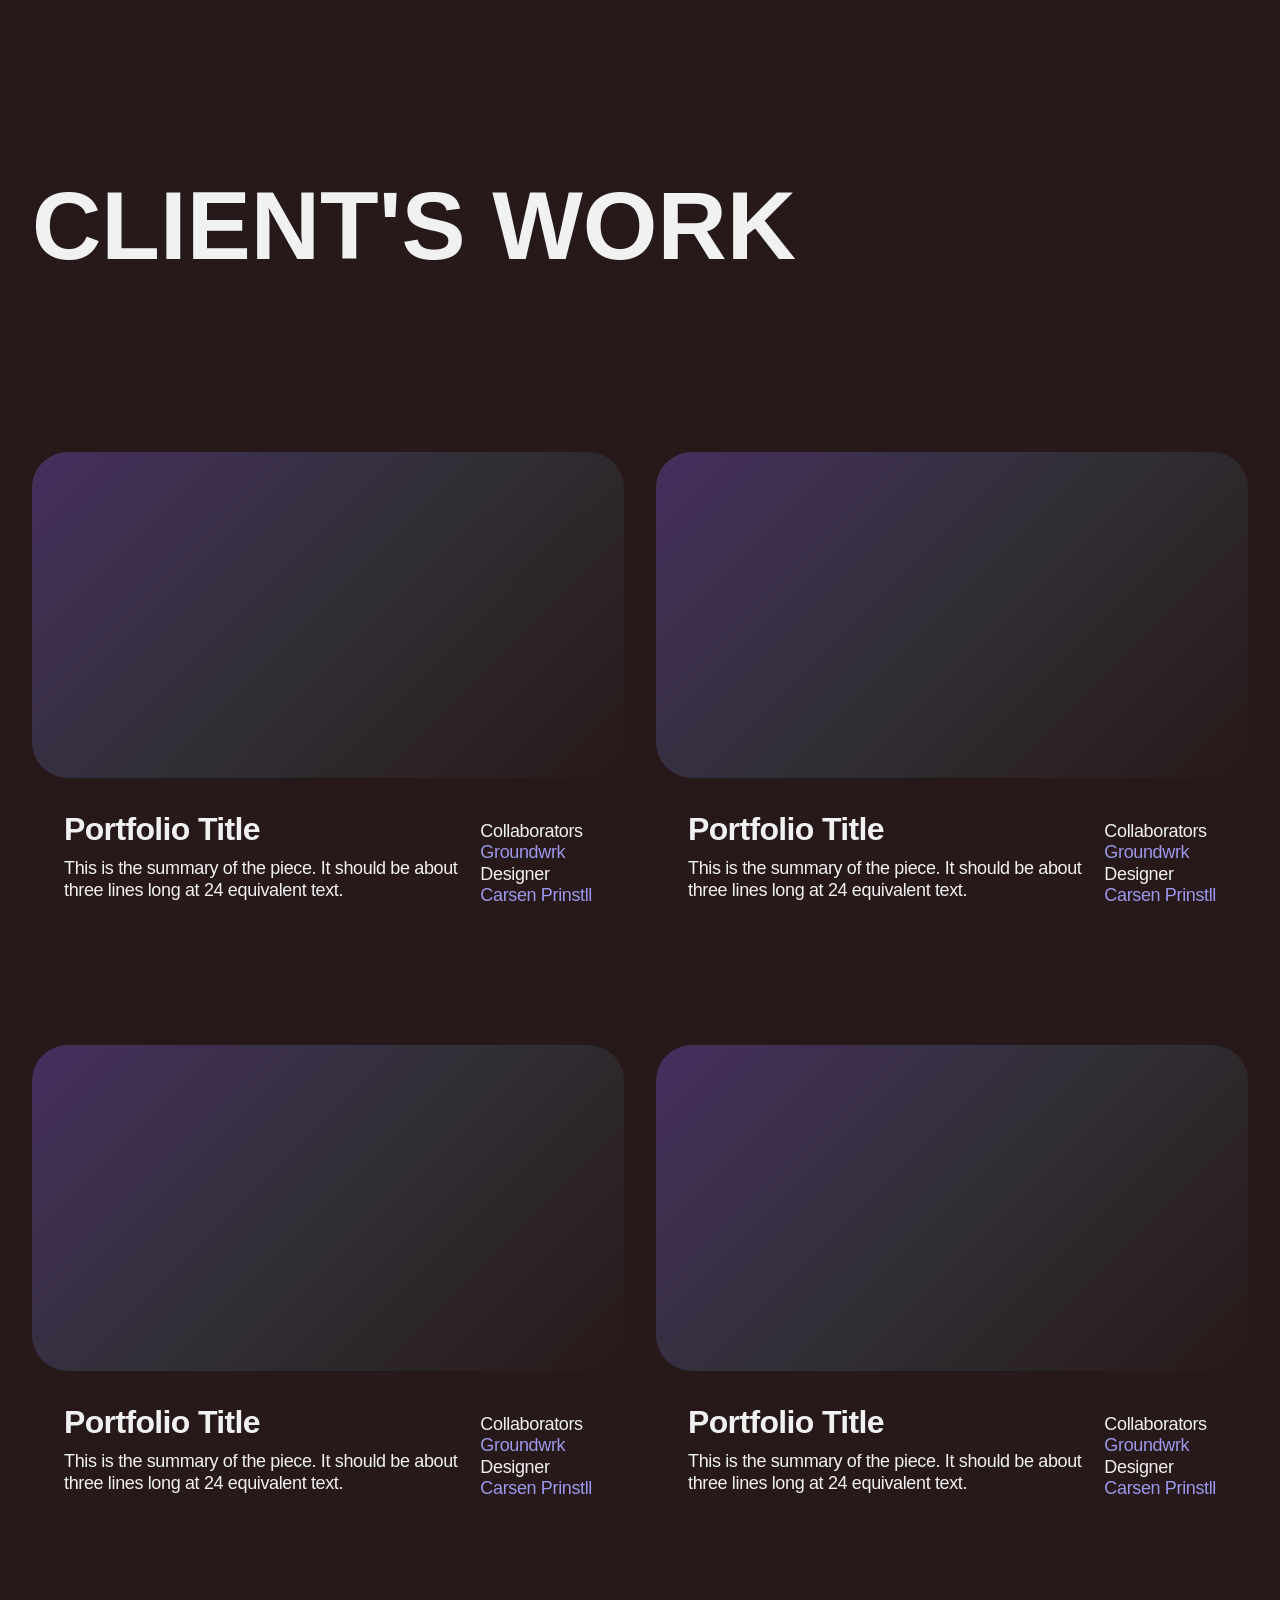
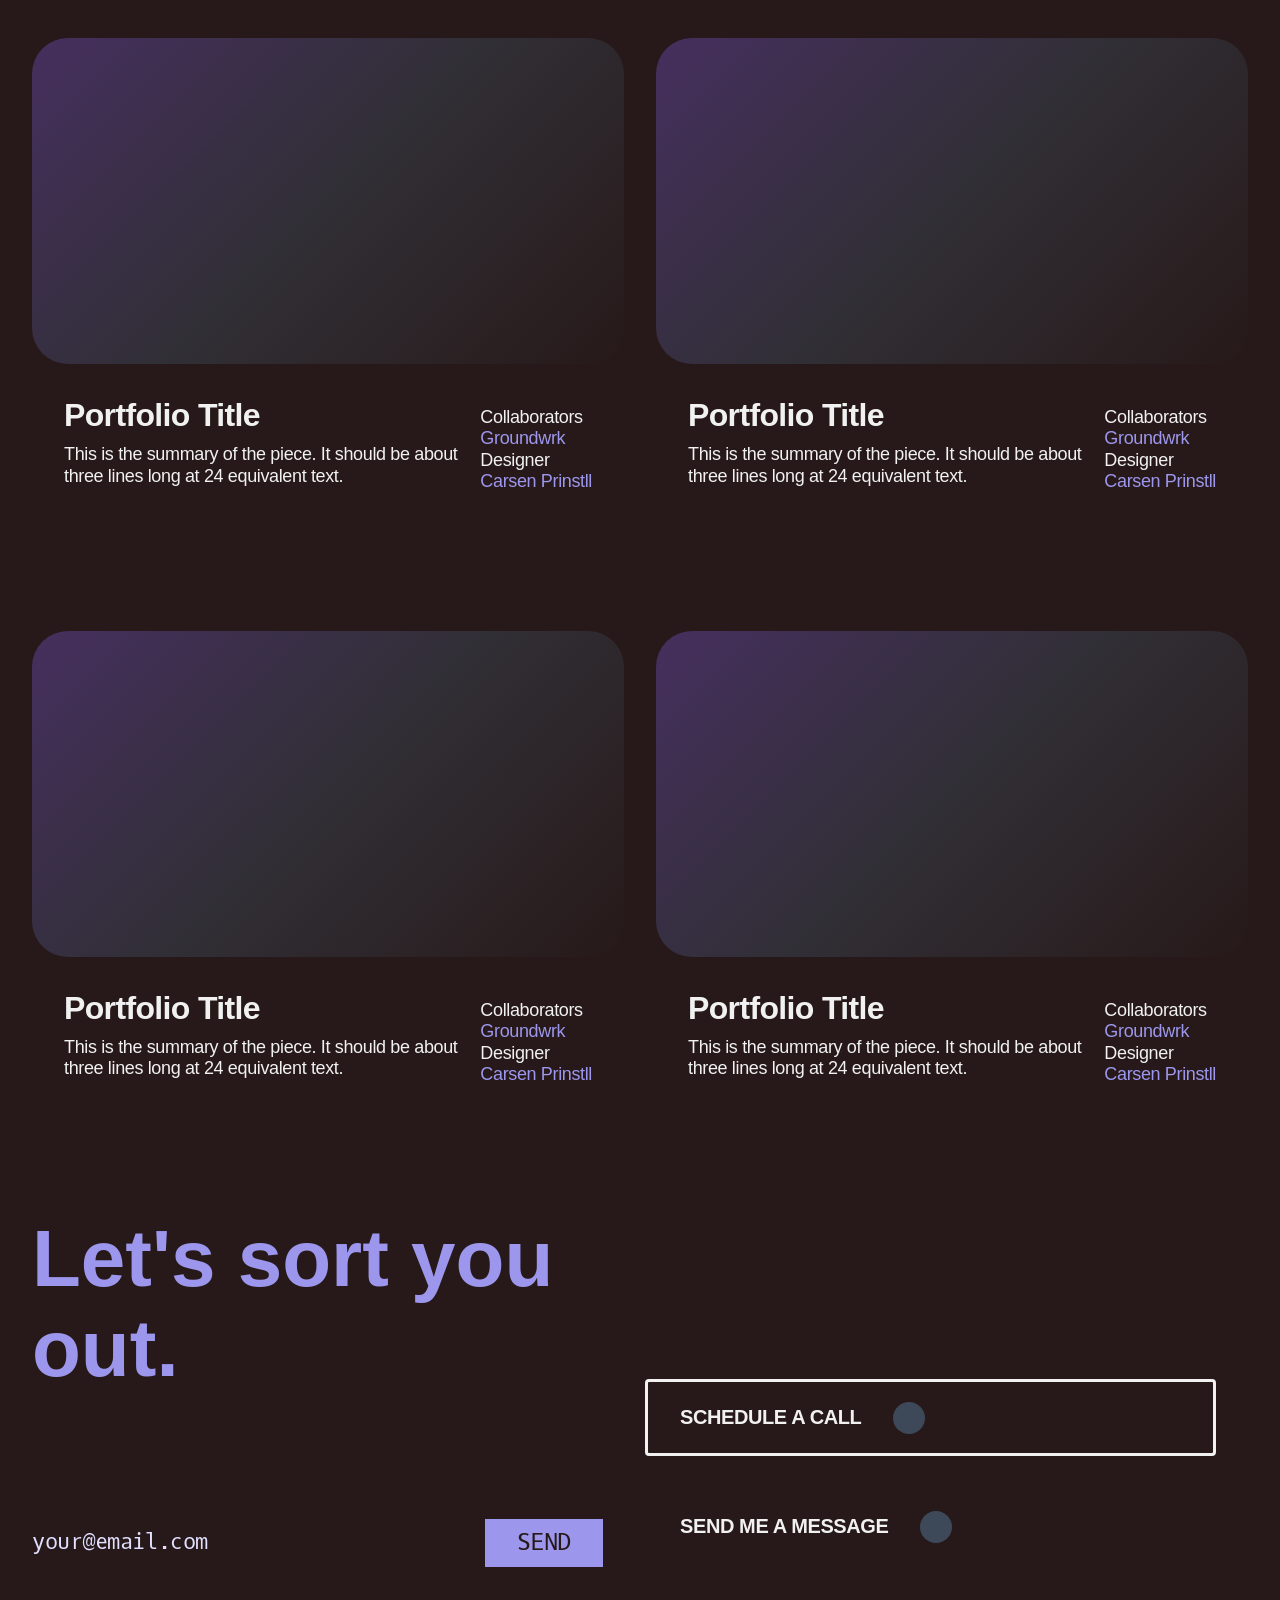
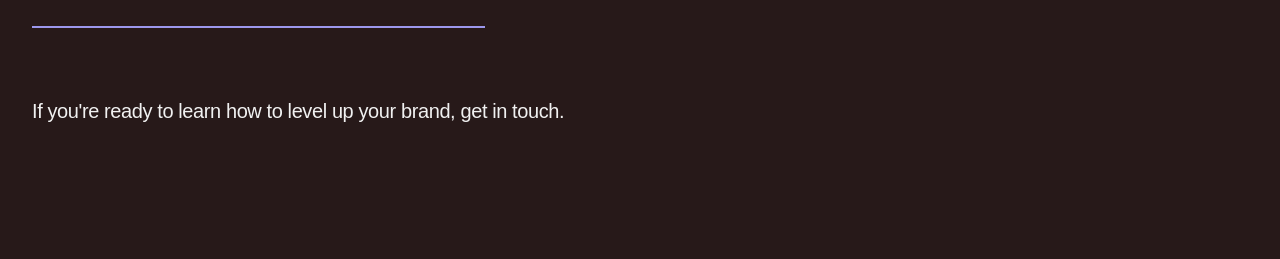
<file: index.html>
<!DOCTYPE html>
<html lang="en">
<head>
  <meta charset="UTF-8">
  <meta name="viewport" content="width=device-width, initial-scale=1.0">
  <title>Client's Work — Portfolio</title>
  <link rel="stylesheet" href="styles.css">
  <link rel="preconnect" href="https://fonts.googleapis.com">
  <link rel="preconnect" href="https://fonts.gstatic.com" crossorigin>
  <link href="https://fonts.googleapis.com/css2?family=Oxygen+Mono&display=swap" rel="stylesheet">
</head>
<body>

  <div class="page-wrapper">

    <!-- Hero -->
    <section class="section_hero">
      <div class="padding-global">
        <div class="container-large">
          <div class="padding-section-large">
            <div class="hero_component">
              <div class="hero_heading-wrapper">
                <h1 class="heading-style-h1">CLIENT'S WORK</h1>
              </div>
            </div>
          </div>
        </div>
      </div>
    </section>

    <!-- Portfolio -->
    <section class="section_portfolio">
      <div class="padding-global">
        <div class="container-large">
          <div class="portfolio_component">
          <div class="portfolio_list">

            <div class="portfolio_item">
              <div class="portfolio_image-wrapper">
                <div class="portfolio_image"></div>
              </div>
              <div class="portfolio_info">
                <div class="portfolio_info-left">
                  <h3 class="heading-style-h5">Portfolio Title</h3>
                  <p class="text-size-small">This is the summary of the piece. It should be about three lines long at 24 equivalent text.</p>
                </div>
                <div class="portfolio_info-right">
                  <div class="portfolio_collaborators">
                    <span class="text-size-small">Collaborators</span>
                    <span class="text-size-small text-color-accent">Groundwrk</span>
                    <span class="text-size-small">Designer</span>
                    <span class="text-size-small text-color-accent">Carsen Prinstll</span>
                  </div>
                </div>
              </div>
            </div>

            <div class="portfolio_item">
              <div class="portfolio_image-wrapper">
                <div class="portfolio_image"></div>
              </div>
              <div class="portfolio_info">
                <div class="portfolio_info-left">
                  <h3 class="heading-style-h5">Portfolio Title</h3>
                  <p class="text-size-small">This is the summary of the piece. It should be about three lines long at 24 equivalent text.</p>
                </div>
                <div class="portfolio_info-right">
                  <div class="portfolio_collaborators">
                    <span class="text-size-small">Collaborators</span>
                    <span class="text-size-small text-color-accent">Groundwrk</span>
                    <span class="text-size-small">Designer</span>
                    <span class="text-size-small text-color-accent">Carsen Prinstll</span>
                  </div>
                </div>
              </div>
            </div>

            <div class="portfolio_item">
              <div class="portfolio_image-wrapper">
                <div class="portfolio_image"></div>
              </div>
              <div class="portfolio_info">
                <div class="portfolio_info-left">
                  <h3 class="heading-style-h5">Portfolio Title</h3>
                  <p class="text-size-small">This is the summary of the piece. It should be about three lines long at 24 equivalent text.</p>
                </div>
                <div class="portfolio_info-right">
                  <div class="portfolio_collaborators">
                    <span class="text-size-small">Collaborators</span>
                    <span class="text-size-small text-color-accent">Groundwrk</span>
                    <span class="text-size-small">Designer</span>
                    <span class="text-size-small text-color-accent">Carsen Prinstll</span>
                  </div>
                </div>
              </div>
            </div>

            <div class="portfolio_item">
              <div class="portfolio_image-wrapper">
                <div class="portfolio_image"></div>
              </div>
              <div class="portfolio_info">
                <div class="portfolio_info-left">
                  <h3 class="heading-style-h5">Portfolio Title</h3>
                  <p class="text-size-small">This is the summary of the piece. It should be about three lines long at 24 equivalent text.</p>
                </div>
                <div class="portfolio_info-right">
                  <div class="portfolio_collaborators">
                    <span class="text-size-small">Collaborators</span>
                    <span class="text-size-small text-color-accent">Groundwrk</span>
                    <span class="text-size-small">Designer</span>
                    <span class="text-size-small text-color-accent">Carsen Prinstll</span>
                  </div>
                </div>
              </div>
            </div>

            <div class="portfolio_item">
              <div class="portfolio_image-wrapper">
                <div class="portfolio_image"></div>
              </div>
              <div class="portfolio_info">
                <div class="portfolio_info-left">
                  <h3 class="heading-style-h5">Portfolio Title</h3>
                  <p class="text-size-small">This is the summary of the piece. It should be about three lines long at 24 equivalent text.</p>
                </div>
                <div class="portfolio_info-right">
                  <div class="portfolio_collaborators">
                    <span class="text-size-small">Collaborators</span>
                    <span class="text-size-small text-color-accent">Groundwrk</span>
                    <span class="text-size-small">Designer</span>
                    <span class="text-size-small text-color-accent">Carsen Prinstll</span>
                  </div>
                </div>
              </div>
            </div>

            <div class="portfolio_item">
              <div class="portfolio_image-wrapper">
                <div class="portfolio_image"></div>
              </div>
              <div class="portfolio_info">
                <div class="portfolio_info-left">
                  <h3 class="heading-style-h5">Portfolio Title</h3>
                  <p class="text-size-small">This is the summary of the piece. It should be about three lines long at 24 equivalent text.</p>
                </div>
                <div class="portfolio_info-right">
                  <div class="portfolio_collaborators">
                    <span class="text-size-small">Collaborators</span>
                    <span class="text-size-small text-color-accent">Groundwrk</span>
                    <span class="text-size-small">Designer</span>
                    <span class="text-size-small text-color-accent">Carsen Prinstll</span>
                  </div>
                </div>
              </div>
            </div>

            <div class="portfolio_item">
              <div class="portfolio_image-wrapper">
                <div class="portfolio_image"></div>
              </div>
              <div class="portfolio_info">
                <div class="portfolio_info-left">
                  <h3 class="heading-style-h5">Portfolio Title</h3>
                  <p class="text-size-small">This is the summary of the piece. It should be about three lines long at 24 equivalent text.</p>
                </div>
                <div class="portfolio_info-right">
                  <div class="portfolio_collaborators">
                    <span class="text-size-small">Collaborators</span>
                    <span class="text-size-small text-color-accent">Groundwrk</span>
                    <span class="text-size-small">Designer</span>
                    <span class="text-size-small text-color-accent">Carsen Prinstll</span>
                  </div>
                </div>
              </div>
            </div>

            <div class="portfolio_item">
              <div class="portfolio_image-wrapper">
                <div class="portfolio_image"></div>
              </div>
              <div class="portfolio_info">
                <div class="portfolio_info-left">
                  <h3 class="heading-style-h5">Portfolio Title</h3>
                  <p class="text-size-small">This is the summary of the piece. It should be about three lines long at 24 equivalent text.</p>
                </div>
                <div class="portfolio_info-right">
                  <div class="portfolio_collaborators">
                    <span class="text-size-small">Collaborators</span>
                    <span class="text-size-small text-color-accent">Groundwrk</span>
                    <span class="text-size-small">Designer</span>
                    <span class="text-size-small text-color-accent">Carsen Prinstll</span>
                  </div>
                </div>
              </div>
            </div>

            </div>
          </div>
        </div>
      </div>
    </section>

    <!-- Contact -->
    <section class="section_contact">
      <div class="padding-global">
        <div class="container-large">
          <div class="padding-section-large">
            <div class="contact_component">
              <div class="contact_content-left">
                <div class="contact_heading-wrapper">
                  <h2 class="heading-style-h2 text-color-accent">Let's sort you out.</h2>
                </div>
                <div class="contact_form-block">
                  <form class="contact_form" action="#" method="post">
                    <div class="contact_form-field-wrapper">
                      <input type="email" class="contact_form-input" placeholder="your@email.com" required>
                      <button type="submit" class="button is-contact-submit">SEND</button>
                    </div>
                  </form>
                </div>
                <p class="text-size-regular">If you're ready to learn how to level up your brand, get in touch.</p>
              </div>
              <div class="contact_content-right">
                <div class="contact_action-wrapper">
                  <a href="#" class="button is-secondary w-inline-block">
                    <div class="button_text-wrapper">
                      <div class="text-size-regular text-weight-heavy text-style-allcaps">Schedule a call</div>
                    </div>
                    <div class="button_icon-wrapper">
                      <div class="button_icon"></div>
                    </div>
                  </a>
                  <a href="#" class="button is-tertiary w-inline-block">
                    <div class="button_text-wrapper">
                      <div class="text-size-regular text-weight-heavy text-style-allcaps">Send Me a Message</div>
                    </div>
                    <div class="button_icon-wrapper">
                      <div class="button_icon"></div>
                    </div>
                  </a>
                </div>
              </div>
            </div>
          </div>
        </div>
      </div>
    </section>

  </div>

</body>
</html>
</file>
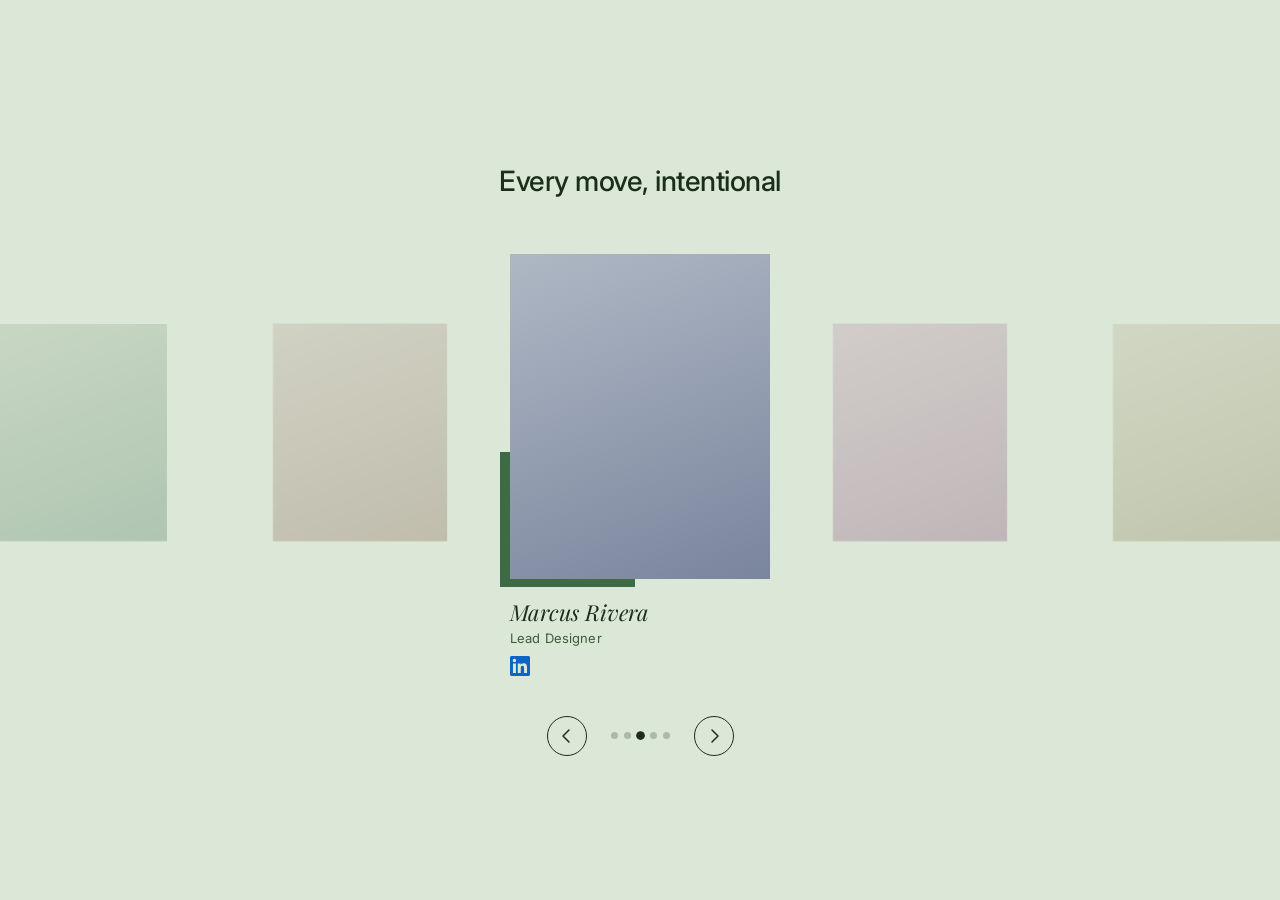
<file: team-slider.html>
<!DOCTYPE html>
<html lang="en">
<head>
  <meta charset="UTF-8">
  <meta name="viewport" content="width=device-width, initial-scale=1.0">
  <title>Team Slider</title>

  <!-- Swiper CSS -->
  <link rel="stylesheet" href="vendor/swiper.min.css">

  <!-- Google Fonts -->
  <link rel="preconnect" href="https://fonts.googleapis.com">
  <link rel="preconnect" href="https://fonts.gstatic.com" crossorigin>
  <link href="https://fonts.googleapis.com/css2?family=Playfair+Display:ital@1&family=Inter:wght@400;500&display=swap" rel="stylesheet">

  <style>
    *, *::before, *::after {
      margin: 0;
      padding: 0;
      box-sizing: border-box;
    }

    body {
      background: #dce8d7;
      display: flex;
      align-items: center;
      justify-content: center;
      min-height: 100vh;
      font-family: 'Inter', sans-serif;
    }

    /* ── Section ── */
    .team-section {
      width: 100%;
      padding: 80px 0 60px;
      overflow: hidden;
    }

    .team-section__heading {
      text-align: center;
      font-family: 'Inter', sans-serif;
      font-weight: 500;
      font-size: 28px;
      letter-spacing: -0.5px;
      color: #1a2e1a;
      margin-bottom: 56px;
      padding: 0 40px;
    }

    /* ── Swiper container ── */
    .team-swiper {
      width: 100%;
      /* overflow visible so scaled slides bleed naturally into each other */
      overflow: visible;
    }

    /* Clip horizontally only — overflow-x:clip doesn't create a block formatting
       context so children can still overflow vertically (bio below photos). */
    .team-swiper-outer {
      width: 100%;
      overflow-x: clip;
      overflow-y: visible;
    }

    /* ── Slide base ── */
    .swiper-slide {
      width: 260px;
      display: flex;
      flex-direction: column;
      align-items: center;
      gap: 20px;
      /* opacity on inactive handled via JS coverflow scale */
      transition: opacity 0.4s ease;
      cursor: pointer;
    }

    .swiper-slide-active {
      cursor: default;
    }

    /* Fade bio and accent on inactive — JS setTranslate handles scale */
    .swiper-slide:not(.swiper-slide-active) {
      opacity: 0.45;
    }

    .swiper-slide-active {
      opacity: 1;
    }

    /* ── Photo wrapper ── */
    .team-card__image-wrapper {
      position: relative;
      width: 100%;
      aspect-ratio: 4 / 5;
    }

    /* Green accent square — only shown on active slide */
    .team-card__accent {
      position: absolute;
      width: 52%;
      aspect-ratio: 1;
      background: #3d6b46;
      bottom: -8px;
      left: -10px;
      z-index: 0;
      opacity: 0;
      transition: opacity 0.4s ease;
    }

    .swiper-slide-active .team-card__accent {
      opacity: 1;
    }

    .team-card__photo {
      position: absolute;
      inset: 0;
      width: 100%;
      height: 100%;
      object-fit: cover;
      object-position: top;
      display: block;
      z-index: 1;
    }

    /* CSS-only photo placeholders when no real image is present */
    .team-card__photo--p1 { background: linear-gradient(160deg, #b0c4ae 0%, #7a9e85 100%); }
    .team-card__photo--p2 { background: linear-gradient(160deg, #c4b8ae 0%, #9e8a7a 100%); }
    .team-card__photo--p3 { background: linear-gradient(160deg, #aeb8c4 0%, #7a859e 100%); }
    .team-card__photo--p4 { background: linear-gradient(160deg, #c4aebc 0%, #9e7a94 100%); }
    .team-card__photo--p5 { background: linear-gradient(160deg, #c4c4ae 0%, #9e9e7a 100%); }

    /* ── Bio ── */
    .team-card__bio {
      width: 100%;
      display: flex;
      flex-direction: column;
      gap: 4px;
      opacity: 0;
      visibility: hidden;
      transition: opacity 0.3s ease 0.1s, visibility 0.3s ease 0.1s;
    }

    .swiper-slide-active .team-card__bio {
      opacity: 1;
      visibility: visible;
    }

    .team-card__name {
      font-family: 'Playfair Display', Georgia, serif;
      font-style: italic;
      font-weight: 400;
      font-size: 22px;
      color: #1a2e1a;
      line-height: 1.2;
    }

    .team-card__role {
      font-size: 13px;
      font-weight: 400;
      color: #3d5c3d;
      letter-spacing: 0.01em;
    }

    .team-card__linkedin {
      display: inline-flex;
      align-items: center;
      margin-top: 6px;
      color: #0a66c2;
      text-decoration: none;
    }

    .team-card__linkedin svg {
      width: 20px;
      height: 20px;
    }

    /* ── Controls ── */
    .team-swiper-controls {
      display: flex;
      align-items: center;
      justify-content: center;
      gap: 24px;
      margin-top: 40px;
    }

    /* Nav buttons — force static so Swiper can't make them absolute */
    .team-swiper-prev,
    .team-swiper-next {
      position: static !important;
      top: auto !important;
      left: auto !important;
      right: auto !important;
      bottom: auto !important;
      width: 40px !important;
      height: 40px !important;
      border-radius: 50%;
      border: 1.5px solid #1a2e1a;
      background: transparent;
      display: flex !important;
      align-items: center;
      justify-content: center;
      cursor: pointer;
      transition: background 0.2s, border-color 0.2s;
      margin: 0 !important;
      flex-shrink: 0;
    }

    .team-swiper-prev:hover,
    .team-swiper-next:hover {
      background: #1a2e1a;
    }

    .team-swiper-prev:hover svg,
    .team-swiper-next:hover svg {
      stroke: #dce8d7;
    }

    .team-swiper-prev svg,
    .team-swiper-next svg {
      width: 16px;
      height: 16px;
      stroke: #1a2e1a;
      fill: none;
      stroke-width: 1.5;
      stroke-linecap: round;
      stroke-linejoin: round;
      transition: stroke 0.2s;
    }

    /* Override Swiper default button positioning */
    .team-swiper-prev::after,
    .team-swiper-next::after {
      display: none;
    }

    /* Pagination — override Swiper's absolute/width:100% defaults */
    .team-swiper-pagination {
      position: static !important;
      width: auto !important;
      display: flex !important;
      align-items: center;
      gap: 6px;
      bottom: auto !important;
      left: auto !important;
    }

    .team-swiper-pagination .swiper-pagination-bullet {
      width: 7px;
      height: 7px;
      background: #1a2e1a;
      opacity: 0.25;
      margin: 0 !important;
      transition: opacity 0.2s, transform 0.2s;
    }

    .team-swiper-pagination .swiper-pagination-bullet-active {
      opacity: 1;
      transform: scale(1.25);
    }
  </style>
</head>
<body>

  <section class="team-section">
    <h2 class="team-section__heading">Every move, intentional</h2>

    <div class="team-swiper-outer">
      <div class="swiper team-swiper">
        <div class="swiper-wrapper">

          <!-- Slide 1 -->
          <div class="swiper-slide">
            <div class="team-card__image-wrapper">
              <div class="team-card__accent"></div>
              <div class="team-card__photo team-card__photo--p1"></div>
            </div>
            <div class="team-card__bio">
              <h3 class="team-card__name">Tim Williamson</h3>
              <p class="team-card__role">Founder / CEO</p>
              <a href="#" class="team-card__linkedin" aria-label="LinkedIn">
                <svg viewBox="0 0 24 24" fill="currentColor" xmlns="http://www.w3.org/2000/svg">
                  <path d="M20.45 20.45h-3.554v-5.57c0-1.328-.024-3.037-1.851-3.037-1.853 0-2.136 1.446-2.136 2.94v5.667H9.356V9h3.414v1.561h.048c.476-.9 1.637-1.85 3.368-1.85 3.6 0 4.265 2.37 4.265 5.455v6.284zM5.337 7.433a2.062 2.062 0 0 1-2.063-2.065 2.064 2.064 0 1 1 2.063 2.065zm1.782 13.019H3.555V9h3.564v11.452zM22.225 0H1.771C.792 0 0 .774 0 1.729v20.542C0 23.227.792 24 1.771 24h20.451C23.2 24 24 23.227 24 22.271V1.729C24 .774 23.2 0 22.222 0h.003z"/>
                </svg>
              </a>
            </div>
          </div>

          <!-- Slide 2 -->
          <div class="swiper-slide">
            <div class="team-card__image-wrapper">
              <div class="team-card__accent"></div>
              <div class="team-card__photo team-card__photo--p2"></div>
            </div>
            <div class="team-card__bio">
              <h3 class="team-card__name">Sarah Chen</h3>
              <p class="team-card__role">Head of Strategy</p>
              <a href="#" class="team-card__linkedin" aria-label="LinkedIn">
                <svg viewBox="0 0 24 24" fill="currentColor" xmlns="http://www.w3.org/2000/svg">
                  <path d="M20.45 20.45h-3.554v-5.57c0-1.328-.024-3.037-1.851-3.037-1.853 0-2.136 1.446-2.136 2.94v5.667H9.356V9h3.414v1.561h.048c.476-.9 1.637-1.85 3.368-1.85 3.6 0 4.265 2.37 4.265 5.455v6.284zM5.337 7.433a2.062 2.062 0 0 1-2.063-2.065 2.064 2.064 0 1 1 2.063 2.065zm1.782 13.019H3.555V9h3.564v11.452zM22.225 0H1.771C.792 0 0 .774 0 1.729v20.542C0 23.227.792 24 1.771 24h20.451C23.2 24 24 23.227 24 22.271V1.729C24 .774 23.2 0 22.222 0h.003z"/>
                </svg>
              </a>
            </div>
          </div>

          <!-- Slide 3 -->
          <div class="swiper-slide">
            <div class="team-card__image-wrapper">
              <div class="team-card__accent"></div>
              <div class="team-card__photo team-card__photo--p3"></div>
            </div>
            <div class="team-card__bio">
              <h3 class="team-card__name">Marcus Rivera</h3>
              <p class="team-card__role">Lead Designer</p>
              <a href="#" class="team-card__linkedin" aria-label="LinkedIn">
                <svg viewBox="0 0 24 24" fill="currentColor" xmlns="http://www.w3.org/2000/svg">
                  <path d="M20.45 20.45h-3.554v-5.57c0-1.328-.024-3.037-1.851-3.037-1.853 0-2.136 1.446-2.136 2.94v5.667H9.356V9h3.414v1.561h.048c.476-.9 1.637-1.85 3.368-1.85 3.6 0 4.265 2.37 4.265 5.455v6.284zM5.337 7.433a2.062 2.062 0 0 1-2.063-2.065 2.064 2.064 0 1 1 2.063 2.065zm1.782 13.019H3.555V9h3.564v11.452zM22.225 0H1.771C.792 0 0 .774 0 1.729v20.542C0 23.227.792 24 1.771 24h20.451C23.2 24 24 23.227 24 22.271V1.729C24 .774 23.2 0 22.222 0h.003z"/>
                </svg>
              </a>
            </div>
          </div>

          <!-- Slide 4 -->
          <div class="swiper-slide">
            <div class="team-card__image-wrapper">
              <div class="team-card__accent"></div>
              <div class="team-card__photo team-card__photo--p4"></div>
            </div>
            <div class="team-card__bio">
              <h3 class="team-card__name">Priya Patel</h3>
              <p class="team-card__role">Growth Director</p>
              <a href="#" class="team-card__linkedin" aria-label="LinkedIn">
                <svg viewBox="0 0 24 24" fill="currentColor" xmlns="http://www.w3.org/2000/svg">
                  <path d="M20.45 20.45h-3.554v-5.57c0-1.328-.024-3.037-1.851-3.037-1.853 0-2.136 1.446-2.136 2.94v5.667H9.356V9h3.414v1.561h.048c.476-.9 1.637-1.85 3.368-1.85 3.6 0 4.265 2.37 4.265 5.455v6.284zM5.337 7.433a2.062 2.062 0 0 1-2.063-2.065 2.064 2.064 0 1 1 2.063 2.065zm1.782 13.019H3.555V9h3.564v11.452zM22.225 0H1.771C.792 0 0 .774 0 1.729v20.542C0 23.227.792 24 1.771 24h20.451C23.2 24 24 23.227 24 22.271V1.729C24 .774 23.2 0 22.222 0h.003z"/>
                </svg>
              </a>
            </div>
          </div>

          <!-- Slide 5 -->
          <div class="swiper-slide">
            <div class="team-card__image-wrapper">
              <div class="team-card__accent"></div>
              <div class="team-card__photo team-card__photo--p5"></div>
            </div>
            <div class="team-card__bio">
              <h3 class="team-card__name">James Okafor</h3>
              <p class="team-card__role">Operations Lead</p>
              <a href="#" class="team-card__linkedin" aria-label="LinkedIn">
                <svg viewBox="0 0 24 24" fill="currentColor" xmlns="http://www.w3.org/2000/svg">
                  <path d="M20.45 20.45h-3.554v-5.57c0-1.328-.024-3.037-1.851-3.037-1.853 0-2.136 1.446-2.136 2.94v5.667H9.356V9h3.414v1.561h.048c.476-.9 1.637-1.85 3.368-1.85 3.6 0 4.265 2.37 4.265 5.455v6.284zM5.337 7.433a2.062 2.062 0 0 1-2.063-2.065 2.064 2.064 0 1 1 2.063 2.065zm1.782 13.019H3.555V9h3.564v11.452zM22.225 0H1.771C.792 0 0 .774 0 1.729v20.542C0 23.227.792 24 1.771 24h20.451C23.2 24 24 23.227 24 22.271V1.729C24 .774 23.2 0 22.222 0h.003z"/>
                </svg>
              </a>
            </div>
          </div>

        </div>
      </div>
    </div>

    <!-- Controls: prev | dots | next -->
    <div class="team-swiper-controls">
      <div class="team-swiper-prev">
        <svg viewBox="0 0 16 16"><polyline points="10,2 4,8 10,14"/></svg>
      </div>
      <div class="team-swiper-pagination"></div>
      <div class="team-swiper-next">
        <svg viewBox="0 0 16 16"><polyline points="6,2 12,8 6,14"/></svg>
      </div>
    </div>
  </section>

  <!-- Swiper JS -->
  <script src="vendor/swiper.min.js"></script>
  <script>
    // Swiper 12 uses translate-jump loop (no DOM clones), which means the active
    // slide always starts at DOM position 0 with nothing to its left on first render.
    // Fix: clone slides before init so real content exists on both sides.
    const COUNT = 5;
    const wrapper = document.querySelector('.swiper-wrapper');
    const originals = [...wrapper.children];
    // Append a copy after the originals
    originals.forEach(s => wrapper.appendChild(s.cloneNode(true)));
    // Prepend a copy before — forEach prepend reverses, so iterate in reverse to keep order
    [...originals].reverse().forEach(s => wrapper.prepend(s.cloneNode(true)));
    // DOM is now: [5 clones in order][5 originals][5 clones in order] = 15 slides
    // initialSlide: COUNT + 2 = slide index 7 (Marcus Rivera in middle set)

    // ── Custom 5-dot pagination (built before Swiper init) ──────────────────
    const paginationEl = document.querySelector('.team-swiper-pagination');

    function updateDots(activeIndex) {
      const realDot = ((activeIndex % COUNT) + COUNT) % COUNT;
      paginationEl.querySelectorAll('.swiper-pagination-bullet').forEach((dot, i) => {
        dot.classList.toggle('swiper-pagination-bullet-active', i === realDot);
      });
    }

    for (let i = 0; i < COUNT; i++) {
      const dot = document.createElement('span');
      dot.className = 'swiper-pagination-bullet';
      dot.addEventListener('click', () => {
        const base = Math.floor(teamSwiper.activeIndex / COUNT) * COUNT;
        const target = base + i;
        const clamped = Math.max(COUNT, Math.min(COUNT * 2 - 1, target));
        teamSwiper.slideTo(clamped);
      });
      paginationEl.appendChild(dot);
    }

    const teamSwiper = new Swiper('.team-swiper', {
      slidesPerView: 'auto',
      centeredSlides: true,
      loop: false,
      initialSlide: COUNT + 2,
      speed: 500,
      spaceBetween: 20,
      watchSlidesProgress: true,

      on: {
        setTranslate(swiper) {
          swiper.slides.forEach((slide) => {
            const p = slide.progress || 0;
            const scale = 1 - Math.min(Math.abs(p), 1) * 0.33;
            slide.style.transform = `scale(${scale})`;
          });
        },
        setTransition(swiper, duration) {
          swiper.slides.forEach(slide => {
            slide.style.transition = `transform ${duration}ms ease`;
          });
        },
        slideChange(swiper) {
          // Seamless wrap: jump to equivalent slide in the middle set
          const idx = swiper.activeIndex;
          if (idx >= COUNT * 2) {
            swiper.slideTo(idx - COUNT, 0, false);
          } else if (idx < COUNT) {
            swiper.slideTo(idx + COUNT, 0, false);
          }
          updateDots(swiper.activeIndex);
        },
        init(swiper) {
          updateDots(swiper.activeIndex);
        }
      },
    });

    // Wire nav buttons manually
    document.querySelector('.team-swiper-prev').addEventListener('click', () => teamSwiper.slidePrev());
    document.querySelector('.team-swiper-next').addEventListener('click', () => teamSwiper.slideNext());
  </script>

</body>
</html>
</file>
<file: styles.css>
/* ==========================================================================
   CLIENT-FIRST — Global Variables
   ========================================================================== */

:root {
  /* Colors */
  --color--background-primary: #271919;
  --color--text-primary: #f1f1f1;
  --color--accent: #9c97ec;
  --color--accent-muted: rgba(88, 134, 168, 0.45);

  /* Typography - Font Families */
  --font--display: 'Monument Extended', 'Arial Black', sans-serif;
  --font--title: 'Paralucent Condensed', 'Arial Narrow', sans-serif;
  --font--body: 'Parabolica', 'Helvetica Neue', sans-serif;
  --font--mono: 'Oxygen Mono', monospace;

  /* Spacing - Page */
  --padding-global--horizontal: 32px;
  --padding-section-large: 128px;
  --padding-section-medium: 64px;

  /* Container */
  --container-large--max-width: 1512px;
  --container-small--max-width: 960px;

  /* Radius */
  --border-radius--card: 36px;
  --border-radius--button: 4px;
}

/* ==========================================================================
   CLIENT-FIRST — Reset & Base
   ========================================================================== */

*, *::before, *::after {
  margin: 0;
  padding: 0;
  box-sizing: border-box;
}

html {
  -webkit-font-smoothing: antialiased;
  -moz-osx-font-smoothing: grayscale;
}

body {
  background-color: var(--color--background-primary);
  color: var(--color--text-primary);
  font-family: var(--font--body);
  font-size: 1rem;
  line-height: 1.2;
  overflow-x: hidden;
}

a {
  color: inherit;
  text-decoration: none;
}

img {
  display: block;
  max-width: 100%;
}

/* ==========================================================================
   CLIENT-FIRST — Utility: Layout
   ========================================================================== */

.page-wrapper {
  overflow: clip;
}

.padding-global {
  padding-left: var(--padding-global--horizontal);
  padding-right: var(--padding-global--horizontal);
}

.container-large {
  width: 100%;
  max-width: var(--container-large--max-width);
  margin-left: auto;
  margin-right: auto;
}

.container-small {
  width: 100%;
  max-width: var(--container-small--max-width);
  margin-left: auto;
  margin-right: auto;
}

.padding-section-large {
  padding-top: var(--padding-section-large);
  padding-bottom: var(--padding-section-large);
}

.padding-section-medium {
  padding-top: var(--padding-section-medium);
  padding-bottom: var(--padding-section-medium);
}

/* ==========================================================================
   CLIENT-FIRST — Utility: Typography
   ========================================================================== */

.heading-style-h1 {
  font-family: var(--font--display);
  font-weight: 800;
  font-size: 6rem;
  line-height: 196px;
  letter-spacing: 0;
}

.heading-style-h2 {
  font-family: var(--font--display);
  font-weight: 800;
  font-size: 5rem;
  line-height: 90px;
  letter-spacing: 0;
}

.heading-style-h5 {
  font-family: var(--font--title);
  font-weight: 700;
  font-size: 2rem;
  line-height: 1.2;
  letter-spacing: -0.64px;
}

.text-size-regular {
  font-family: var(--font--body);
  font-size: 1.25rem;
  line-height: 1.95;
  letter-spacing: -0.4px;
}

.text-size-small {
  font-family: var(--font--body);
  font-size: 1.125rem;
  line-height: 1.2;
  letter-spacing: -0.36px;
}

.text-color-accent {
  color: var(--color--accent);
}

.text-weight-heavy {
  font-family: var(--font--title);
  font-weight: 900;
}

.text-style-allcaps {
  text-transform: uppercase;
}

/* ==========================================================================
   CLIENT-FIRST — Utility: Buttons
   ========================================================================== */

.button {
  display: inline-flex;
  align-items: center;
  gap: 2rem;
  cursor: pointer;
  transition: border-color 0.2s, background-color 0.2s;
}

.button.is-secondary {
  padding: 1rem 2rem;
  border: 3px solid var(--color--text-primary);
  border-radius: var(--border-radius--button);
}

.button.is-secondary:hover {
  border-color: var(--color--accent);
}

.button.is-tertiary {
  padding: 1rem 2rem;
  border: 3px solid transparent;
  border-radius: var(--border-radius--button);
}

.button.is-tertiary:hover {
  border-color: var(--color--accent);
}

.button.is-contact-submit {
  background: var(--color--accent);
  color: var(--color--background-primary);
  border: none;
  font-family: var(--font--mono);
  font-size: 1.5rem;
  letter-spacing: -0.48px;
  padding: 0.5rem 2rem;
  line-height: 1.31;
}

.button_text-wrapper {
  display: flex;
  align-items: center;
}

.button_icon-wrapper {
  display: flex;
  align-items: center;
  justify-content: center;
  width: 2rem;
  height: 2rem;
  flex-shrink: 0;
}

.button_icon {
  width: 2rem;
  height: 2rem;
  border-radius: 100px;
  background: var(--color--accent-muted);
}

/* ==========================================================================
   SECTION — Hero
   ========================================================================== */

.section_hero {
  width: 100%;
}

.hero_component {
  display: flex;
  flex-direction: column;
  align-items: flex-start;
  gap: 64px;
}

.hero_heading-wrapper {
  width: 100%;
}

/* ==========================================================================
   SECTION — Portfolio
   ========================================================================== */

.section_portfolio {
  width: 100%;
}

.portfolio_component {
  width: 100%;
}

.portfolio_list {
  display: grid;
  grid-template-columns: repeat(2, minmax(0, 1fr));
  column-gap: 32px;
  row-gap: 10px;
  width: 100%;
}

.portfolio_item {
  display: flex;
  flex-direction: column;
  gap: 2rem;
  margin-bottom: 128px;
}

.portfolio_item:last-child,
.portfolio_item:nth-last-child(2):nth-child(odd) {
  margin-bottom: 0;
}

.portfolio_image-wrapper {
  width: 100%;
  aspect-ratio: 740 / 407;
  border-radius: var(--border-radius--card);
  overflow: hidden;
}

.portfolio_image {
  width: 100%;
  height: 100%;
  background: linear-gradient(
    135deg,
    rgba(141, 99, 255, 0.3) 0%,
    rgba(88, 134, 168, 0.2) 50%,
    rgba(39, 25, 25, 0.8) 100%
  );
  box-shadow: 0 4px 20px rgba(0, 0, 0, 0.5);
}

.portfolio_info {
  display: flex;
  justify-content: space-between;
  padding: 0 2rem;
  gap: 0.625rem;
}

.portfolio_info-left {
  flex: 1;
  display: flex;
  flex-direction: column;
  gap: 0.625rem;
  max-width: 590px;
}

.portfolio_info-right {
  max-width: 256px;
  flex-shrink: 0;
  padding-top: 0.6875rem;
}

.portfolio_collaborators {
  display: flex;
  flex-direction: column;
}

/* ==========================================================================
   SECTION — Contact
   ========================================================================== */

.section_contact {
  width: 100%;
}

.contact_component {
  display: flex;
  width: 100%;
  gap: 0.625rem;
}

.contact_content-left {
  flex: 1;
  display: flex;
  flex-direction: column;
  justify-content: center;
  gap: 4rem;
}

.contact_heading-wrapper {
  width: 100%;
}

.contact_form-block {
  width: 100%;
}

.contact_form {
  width: 100%;
}

.contact_form-field-wrapper {
  display: flex;
  align-items: center;
}

.contact_form-input {
  flex: 1;
  background: transparent;
  border: none;
  border-bottom: 2px solid var(--color--accent);
  color: #e1e0ff;
  font-family: var(--font--mono);
  font-size: 1.375rem;
  letter-spacing: -0.44px;
  padding: 1rem 0;
  line-height: 136px;
  outline: none;
}

.contact_form-input::placeholder {
  color: #e1e0ff;
  opacity: 1;
}

.contact_content-right {
  flex: 1;
  display: flex;
  flex-direction: column;
  justify-content: center;
  padding: 0 var(--padding-global--horizontal);
}

.contact_action-wrapper {
  display: flex;
  flex-direction: column;
  gap: 2rem;
}

/* ==========================================================================
   RESPONSIVE
   ========================================================================== */

@media (max-width: 991px) {
  :root {
    --padding-section-large: 80px;
  }

  .heading-style-h1 {
    font-size: 4rem;
    line-height: 140px;
  }

  .heading-style-h2 {
    font-size: 3.5rem;
    line-height: 66px;
  }

  .contact_component {
    flex-direction: column;
    gap: 4rem;
  }

  .contact_content-right {
    padding: 0;
  }
}

@media (max-width: 767px) {
  :root {
    --padding-global--horizontal: 24px;
    --padding-section-large: 60px;
  }

  .heading-style-h1 {
    font-size: 2.5rem;
    line-height: 80px;
  }

  .heading-style-h2 {
    font-size: 2.25rem;
    line-height: 44px;
  }

  .portfolio_list {
    grid-template-columns: 1fr;
  }

  .portfolio_info {
    flex-direction: column;
    gap: 1rem;
  }

  .portfolio_info-right {
    max-width: none;
    padding-top: 0;
  }

  .contact_form-input {
    font-size: 1rem;
    line-height: 48px;
  }
}

@media (max-width: 479px) {
  :root {
    --padding-global--horizontal: 16px;
    --padding-section-large: 40px;
  }

  .heading-style-h1 {
    font-size: 1.75rem;
    line-height: 60px;
  }

  .heading-style-h2 {
    font-size: 1.75rem;
    line-height: 36px;
  }

  .heading-style-h5 {
    font-size: 1.5rem;
  }
}
</file>
